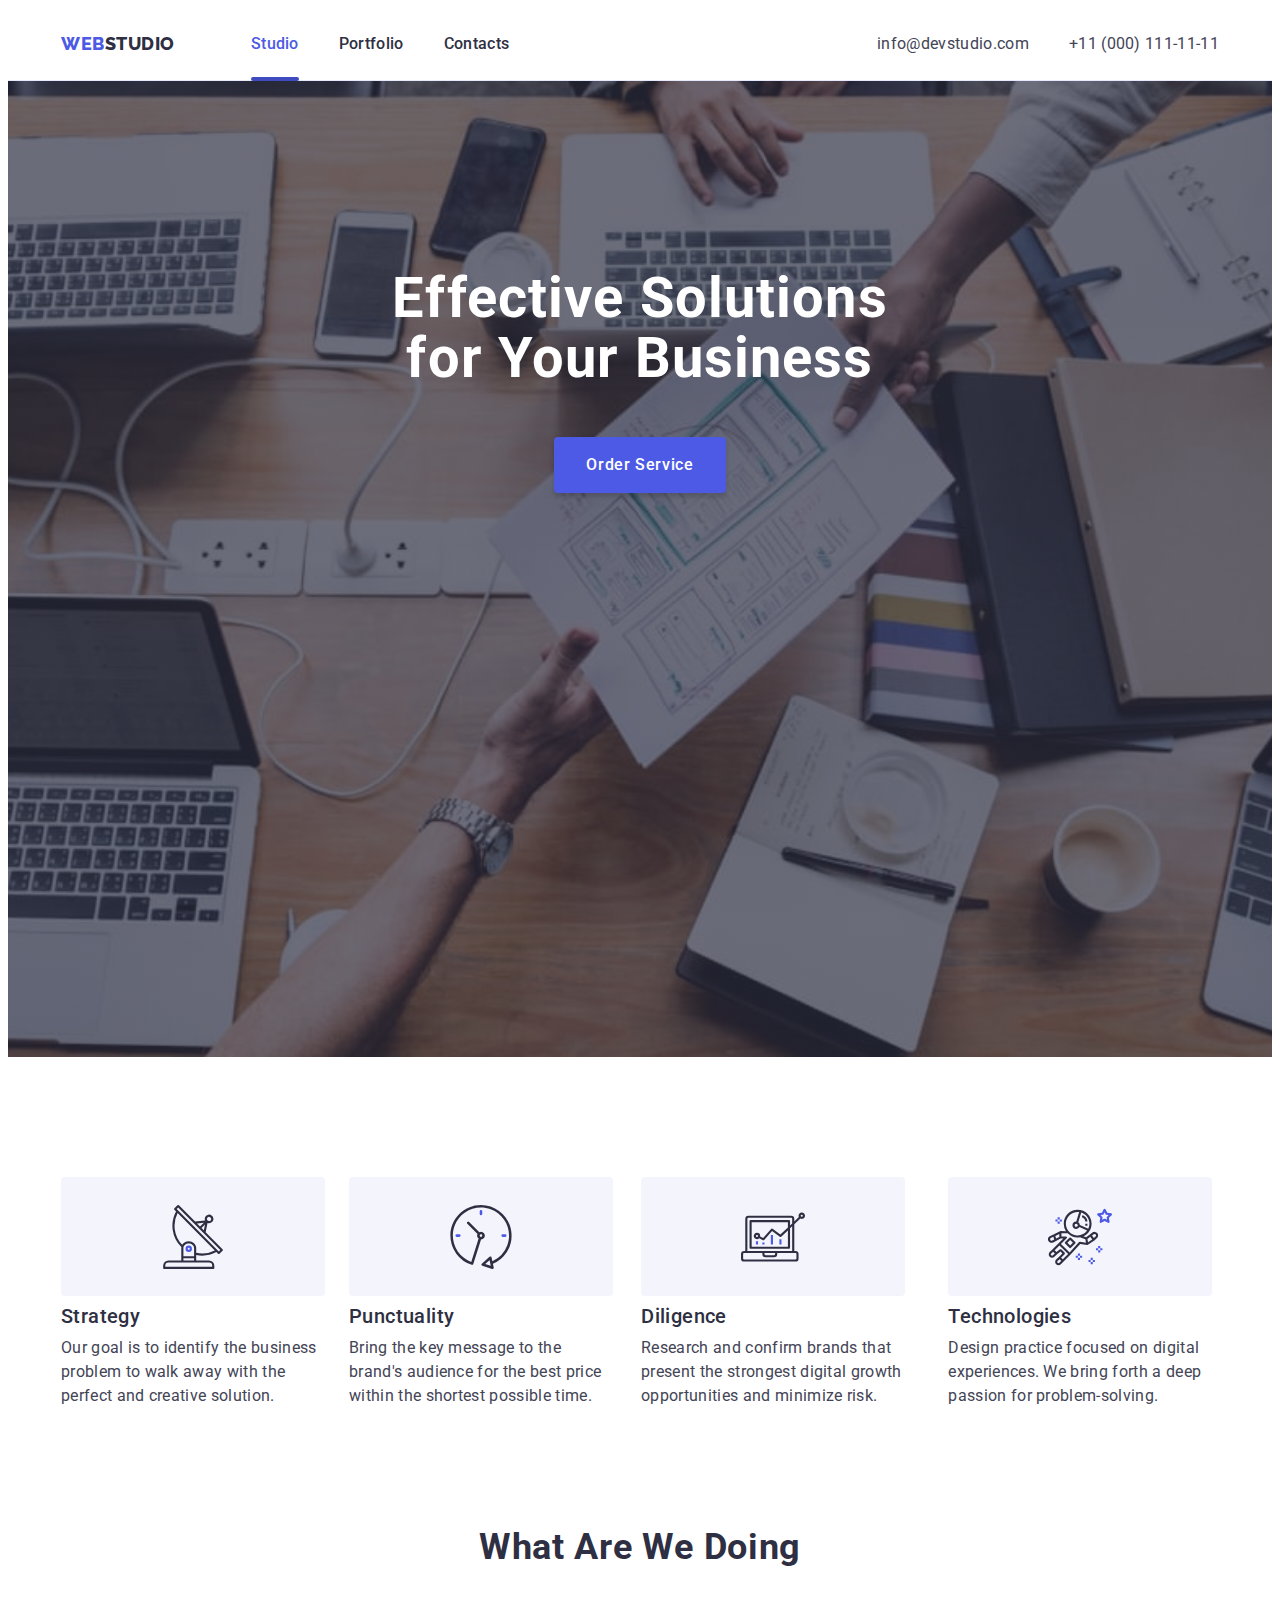
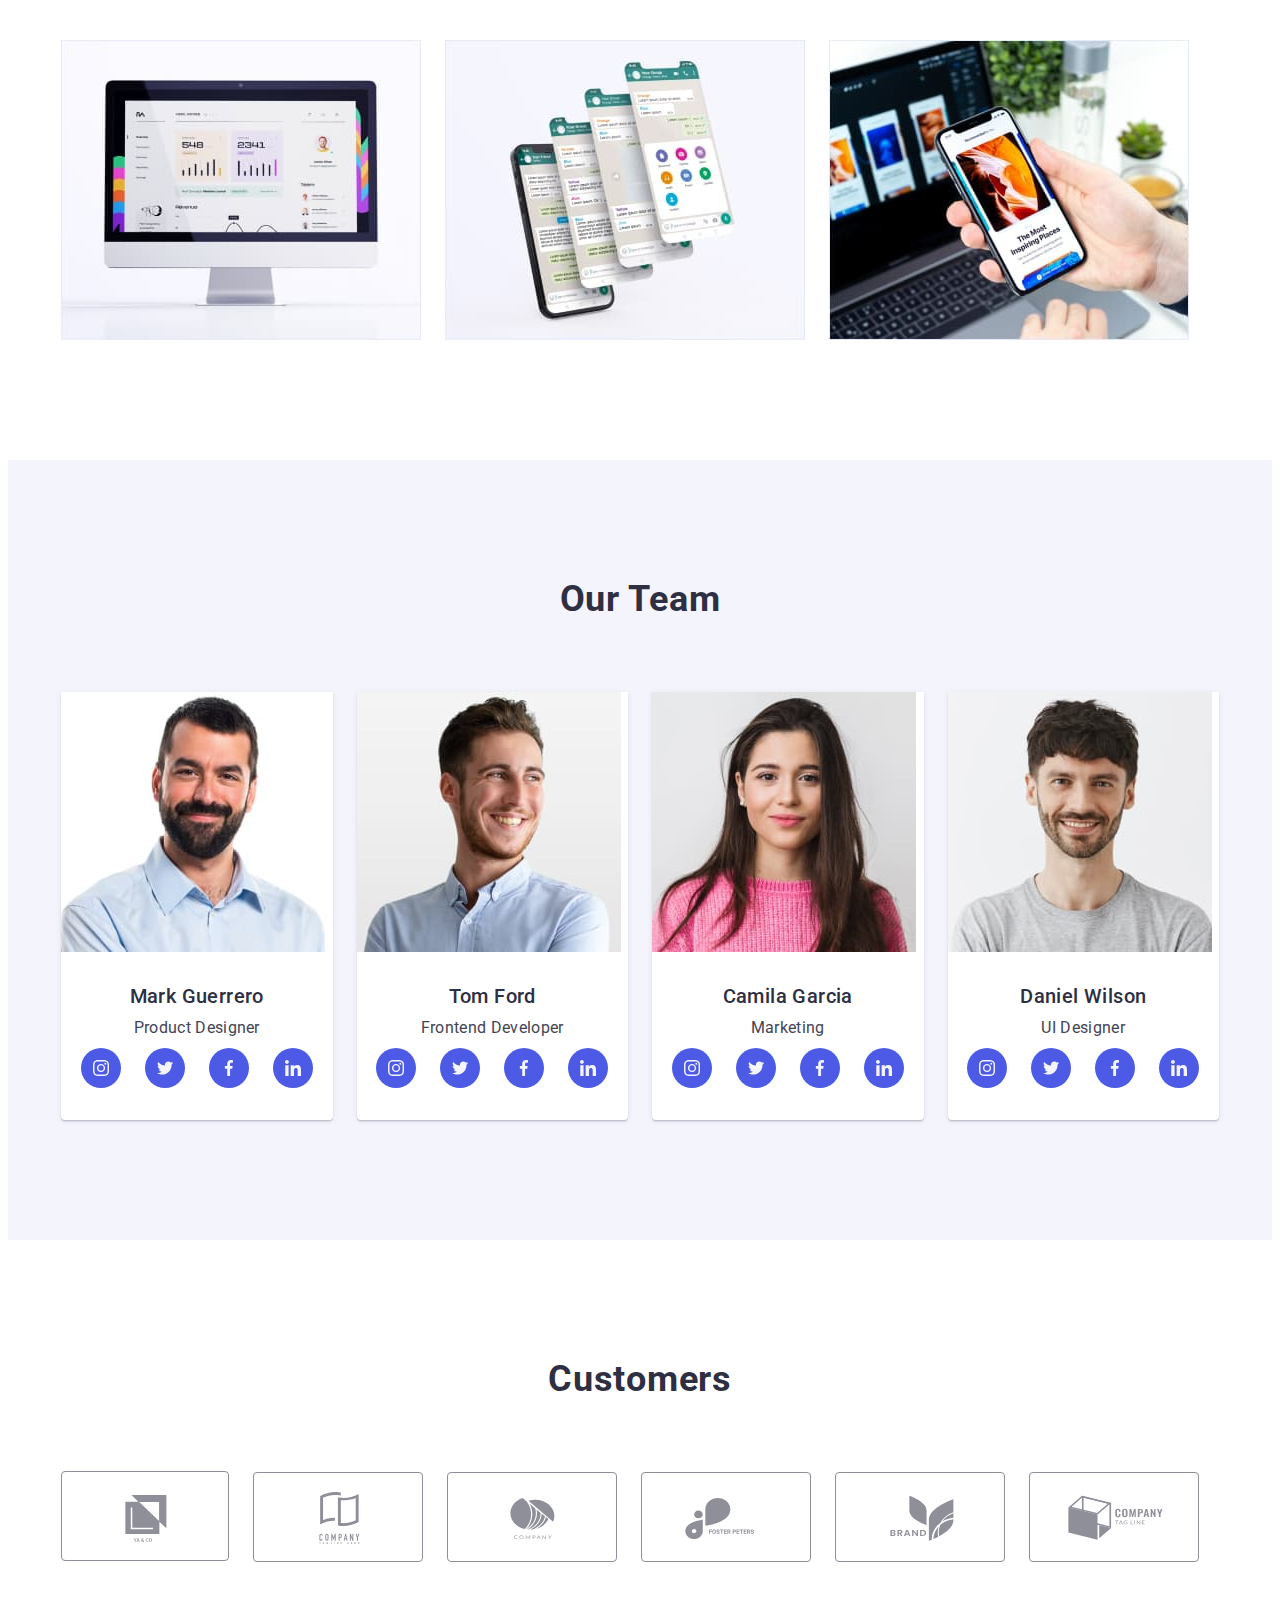
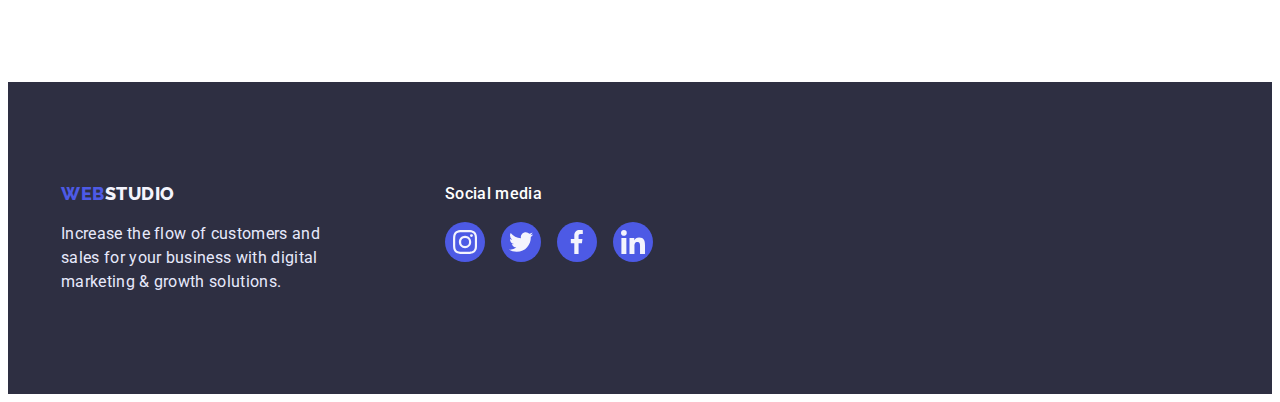
<file: index.html>
<!DOCTYPE html>
<html lang="en">
  <head>
    <meta charset="UTF-8" />
    <meta http-equiv="X-UA-Compatible" content="IE=edge" />
    <meta name="viewport" content="width=device-width, initial-scale=1.0" />
    <title>WebStudio</title>
    <link rel="preconnect" href="https://fonts.googleapis.com" />
    <link rel="preconnect" href="https://fonts.gstatic.com" crossorigin />
    <link
      href="https://fonts.googleapis.com/css2?family=Raleway:wght@800&family=Roboto:wght@400;500;700&display=swap"
      rel="stylesheet"
    />

    <link
      rel="stylesheet"
      href="https://cdnjs.cloudflare.com/ajax/libs/modern-normalize/1.1.0/modern-normalize.min.css"
      integrity="sha512-wpPYUAdjBVSE4KJnH1VR1HeZfpl1ub8YT/NKx4PuQ5NmX2tKuGu6U/JRp5y+Y8XG2tV+wKQpNHVUX03MfMFn9Q=="
      crossorigin="anonymous"
      referrerpolicy="no-referrer"
    />

    <link rel="stylesheet" href="./css/styles.css" />
  </head>
  <body>
    <header class="header">
      <div class="container header-container">
        <nav class="header-navigation">
          <a href="./index.html" class="header-logo link"
            ><span class="logo-web">Web</span>
            <span class="logo-studio">Studio</span></a
          >

          <ul class="header-list list">
            <li class="header-item">
              <a href="./index.html" class="header-link link current">Studio</a>
            </li>
            <li class="header-item">
              <a href="./portfolio.html" class="header-link link">Portfolio</a>
            </li>
            <li class="header-item">
              <a href="/" class="header-link link">Contacts</a>
            </li>
          </ul>
        </nav>

        <address class="header-address">
          <ul class="contact-list list">
            <li class="contact-item">
              <a href="mailto:info@devstudio.com" class="header-email link"
                >info@devstudio.com</a
              >
            </li>
            <li class="contact-item">
              <a href="tel:+110001111111" class="header-tel link"
                >+11 (000) 111-11-11</a
              >
            </li>
          </ul>
        </address>
      </div>
    </header>
    <main>
      <!--Hero section-->
      <section class="hero">
        <div class="container hero-container">
          <h1 class="hero-title">Effective Solutions for Your Business</h1>
          <button class="hero-btn" data-modal-open type="button">
            Order Service
          </button>
        </div>
      </section>
      <!--Main section-->
      <section class="main">
        <div class="container main-container">
          <h2 class="main-tittle visually-hidden">Advantages</h2>
          <ul class="main-list list">
            <li class="main-item">
              <div class="main-item-wrap">
                <svg class="policy-icons" width="64" height="64">
                  <use href="./images/icons.svg#icon-group"></use>
                </svg>
              </div>
              <h3 class="main-item-title">Strategy</h3>
              <p class="maint-item-subtitle">
                Our goal is to identify the business problem to walk away with
                the perfect and creative solution.
              </p>
            </li>
            <li>
              <div class="main-item-wrap">
                <svg class="policy-icons" width="64" height="64">
                  <use href="./images/icons.svg#icon-clock"></use>
                </svg>
              </div>
              <h3 class="main-item-title">Punctuality</h3>
              <p class="maint-item-subtitle">
                Bring the key message to the brand's audience for the best price
                within the shortest possible time.
              </p>
            </li>
            <li>
              <div class="main-item-wrap">
                <svg class="policy-icons" width="64" height="64">
                  <use href="./images/icons.svg#icon-diagram"></use>
                </svg>
              </div>
              <h3 class="main-item-title">Diligence</h3>
              <p class="maint-item-subtitle">
                Research and confirm brands that present the strongest digital
                growth opportunities and minimize risk.
              </p>
            </li>
            <li>
              <div class="main-item-wrap">
                <svg class="policy-icons" width="64" height="64">
                  <use href="./images/icons.svg#icon-astronaut"></use>
                </svg>
              </div>
              <h3 class="main-item-title">Technologies</h3>
              <p class="maint-item-subtitle">
                Design practice focused on digital experiences. We bring forth a
                deep passion for problem-solving.
              </p>
            </li>
          </ul>
        </div>
      </section>

      <!--About-->
      <section class="about">
        <div class="container about-container">
          <h2 class="about-title">What are we doing</h2>
          <ul class="about-list list">
            <li class="about-item">
              <img
                src="./images/about-img-1.jpg"
                width="360"
                height="300"
                alt="sites on pc
"
              />
            </li>
            <li class="about-item">
              <img
                src="./images/about-img-2.jpg"
                width="360"
                height="300"
                alt="mobile applications
"
              />
            </li>
            <li class="about-item">
              <img
                src="./images/about-img-3.jpg"
                width="360"
                height="300"
                alt="sites on mobile
"
              />
            </li>
          </ul>
        </div>
      </section>
      <!--Team-->
      <section class="team">
        <div class="container">
          <h2 class="team-title">Our Team</h2>
          <ul class="team-list list">
            <li class="team-item">
              <img
                src="./images/team-img-1.jpg"
                width="264"
                height="260"
                alt="Mark Guerrero"
              />
              <div class="team-designe">
                <h3 class="team-name">Mark Guerrero</h3>
                <p class="team-job">Product Designer</p>
                <ul class="team-soc-list list">
                  <li class="team-soc-item">
                    <a href="" class="team-soc-link link">
                      <svg class="team-soc-icon" width="16px" height="16px">
                        <use href="./images/icons.svg#icon-instagram"></use>
                      </svg>
                    </a>
                  </li>
                  <li class="team-soc-item">
                    <a href="" class="team-soc-link link">
                      <svg class="team-soc-icon" width="16px" height="16px">
                        <use href="./images/icons.svg#icon-twitter"></use>
                      </svg>
                    </a>
                  </li>
                  <li class="team-soc-item">
                    <a href="" class="team-soc-link link">
                      <svg class="team-soc-icon" width="16px" height="16px">
                        <use href="./images/icons.svg#icon-facebook"></use>
                      </svg>
                    </a>
                  </li>
                  <li class="team-soc-item">
                    <a href="" class="team-soc-link link">
                      <svg class="team-soc-icon" width="16px" height="16px">
                        <use href="./images/icons.svg#icon-linkedin"></use>
                      </svg>
                    </a>
                  </li>
                </ul>
              </div>
            </li>
            <li class="team-item">
              <img
                src="./images/team-img-2.jpg"
                width="264"
                height="260"
                alt="Tom Ford"
              />
              <div class="team-designe">
                <h3 class="team-name">Tom Ford</h3>
                <p class="team-job">Frontend Developer</p>
                <ul class="team-soc-list list">
                  <li class="team-soc-item">
                    <a href="" class="team-soc-link link">
                      <svg class="team-soc-icon" width="16px" height="16px">
                        <use href="./images/icons.svg#icon-instagram"></use>
                      </svg>
                    </a>
                  </li>
                  <li class="team-soc-item">
                    <a href="" class="team-soc-link link">
                      <svg class="team-soc-icon" width="16px" height="16px">
                        <use href="./images/icons.svg#icon-twitter"></use>
                      </svg>
                    </a>
                  </li>
                  <li class="team-soc-item">
                    <a href="" class="team-soc-link link">
                      <svg class="team-soc-icon" width="16px" height="16px">
                        <use href="./images/icons.svg#icon-facebook"></use>
                      </svg>
                    </a>
                  </li>
                  <li class="team-soc-item">
                    <a href="" class="team-soc-link link">
                      <svg class="team-soc-icon" width="16px" height="16px">
                        <use href="./images/icons.svg#icon-linkedin"></use>
                      </svg>
                    </a>
                  </li>
                </ul>
              </div>
            </li>
            <li class="team-item">
              <img
                src="./images/team-img-3.jpg"
                width="264"
                height="260"
                alt="Camila Garcia"
              />
              <div class="team-designe">
                <h3 class="team-name">Camila Garcia</h3>
                <p class="team-job">Marketing</p>
                <ul class="team-soc-list list">
                  <li class="team-soc-item">
                    <a href="" class="team-soc-link link">
                      <svg class="team-soc-icon" width="16px" height="16px">
                        <use href="./images/icons.svg#icon-instagram"></use>
                      </svg>
                    </a>
                  </li>
                  <li class="team-soc-item">
                    <a href="" class="team-soc-link link">
                      <svg class="team-soc-icon" width="16px" height="16px">
                        <use href="./images/icons.svg#icon-twitter"></use>
                      </svg>
                    </a>
                  </li>
                  <li class="team-soc-item">
                    <a href="" class="team-soc-link link">
                      <svg class="team-soc-icon" width="16px" height="16px">
                        <use href="./images/icons.svg#icon-facebook"></use>
                      </svg>
                    </a>
                  </li>
                  <li class="team-soc-item">
                    <a href="" class="team-soc-link link">
                      <svg class="team-soc-icon" width="16px" height="16px">
                        <use href="./images/icons.svg#icon-linkedin"></use>
                      </svg>
                    </a>
                  </li>
                </ul>
              </div>
            </li>
            <li class="team-item">
              <img
                src="./images/team-img-4.jpg"
                width="264"
                height="260"
                alt="Daniel Wilson"
              />
              <div class="team-designe">
                <h3 class="team-name">Daniel Wilson</h3>
                <p class="team-job">UI Designer</p>
                <ul class="team-soc-list list">
                  <li class="team-soc-item">
                    <a href="" class="team-soc-link link">
                      <svg class="team-soc-icon" width="16px" height="16px">
                        <use href="./images/icons.svg#icon-instagram"></use>
                      </svg>
                    </a>
                  </li>
                  <li class="team-soc-item">
                    <a href="" class="team-soc-link link">
                      <svg class="team-soc-icon" width="16px" height="16px">
                        <use href="./images/icons.svg#icon-twitter"></use>
                      </svg>
                    </a>
                  </li>
                  <li class="team-soc-item">
                    <a href="" class="team-soc-link link">
                      <svg class="team-soc-icon" width="16px" height="16px">
                        <use href="./images/icons.svg#icon-facebook"></use>
                      </svg>
                    </a>
                  </li>
                  <li class="team-soc-item">
                    <a href="" class="team-soc-link link">
                      <svg class="team-soc-icon" width="16px" height="16px">
                        <use href="./images/icons.svg#icon-linkedin"></use>
                      </svg>
                    </a>
                  </li>
                </ul>
              </div>
            </li>
          </ul>
        </div>
      </section>
    </main>
    <!--Customers-->
    <section class="customers">
      <div class="container customers-container">
        <h4 class="customers-title">Customers</h4>
        <ul class="customers-soc-list list">
          <li class="customers-item">
            <a href="" class="customers-link link">
              <svg class="customers-icon" width="104" height="56">
                <use href="./images/icons.svg#icon-ya-co"></use>
              </svg>
            </a>
          </li>

          <li class="customers-soc-item">
            <a href="" class="customers-link link">
              <svg class="customers-icon" width="104" height="56">
                <use href="./images/icons.svg#icon-company-tagline-here"></use>
              </svg>
            </a>
          </li>

          <li class="customers-soc-item">
            <a href="" class="customers-link link">
              <svg class="customers-icon" width="104" height="56">
                <use href="./images/icons.svg#icon-company"></use>
              </svg>
            </a>
          </li>

          <li class="customers-soc-item">
            <a href="" class="customers-link link">
              <svg class="customers-icon" width="104" height="56">
                <use href="./images/icons.svg#icon-foster-peters"></use>
              </svg>
            </a>
          </li>

          <li class="customers-soc-item">
            <a href="" class="customers-link link">
              <svg class="customers-icon" width="104" height="56">
                <use href="./images/icons.svg#icon-brand"></use>
              </svg>
            </a>
          </li>

          <li class="customers-soc-item">
            <a href="" class="customers-link link">
              <svg class="customers-icon" width="104" height="56">
                <use href="./images/icons.svg#icon-company-tag-line"></use>
              </svg>
            </a>
          </li>
        </ul>
      </div>
    </section>

    <!--Footer-->
    <footer class="footer">
      <div class="container footer-container">
        <div class="footer-logo-text">
          <a href="./index.html" class="footer-link link"
            ><span class="logo-web-footer">Web</span>
            <span class="logo-studio-footer">Studio</span></a
          >
          <p class="footer-subtitle">
            Increase the flow of customers and sales for your business with
            digital marketing & growth solutions.
          </p>
        </div>
        <div class="footer-wrap">
          <p class="footer-social">Social media</p>
          <ul class="footer-soc-list list">
            <li class="footer-soc-item">
              <a href="" class="footer-soc-link link">
                <svg class="team-soc-icon" width="24px" height="24px">
                  <use href="./images/icons.svg#icon-instagram"></use>
                </svg>
              </a>
            </li>
            <li class="footer-soc-item">
              <a href="" class="footer-soc-link link">
                <svg class="team-soc-icon" width="24px" height="24px">
                  <use href="./images/icons.svg#icon-twitter"></use>
                </svg>
              </a>
            </li>
            <li class="footer-soc-item">
              <a href="" class="footer-soc-link link">
                <svg class="team-soc-icon" width="24px" height="24px">
                  <use href="./images/icons.svg#icon-facebook"></use>
                </svg>
              </a>
            </li>
            <li class="footer-soc-item">
              <a href="" class="footer-soc-link link">
                <svg class="team-soc-icon" width="24px" height="24px">
                  <use href="./images/icons.svg#icon-linkedin"></use>
                </svg>
              </a>
            </li>
          </ul>
        </div>
      </div>
    </footer>
    <div class="backdrop is-hidden" data-modal>
      <div class="modal">
        <button type="button" class="modal-close" data-modal-close>
          <svg class="modal-close-icon" width="8" height="8">
            <use href="./images/modal-close.svg#icon-close-modal"></use>
          </svg>
        </button>
        <p class="modal-title">Leave your contacts and we will call you back</p>
        <form class="modal-form">
          <input type="text" class="modal-input" />
          <input type="text" class="modal-input" />
          <input type="text" class="modal-input" />
          <input type="text" class="modal-input" />
        </form>
      </div>
    </div>
    <script src="./js/modal.js"></script>
  </body>
</html>
</file>
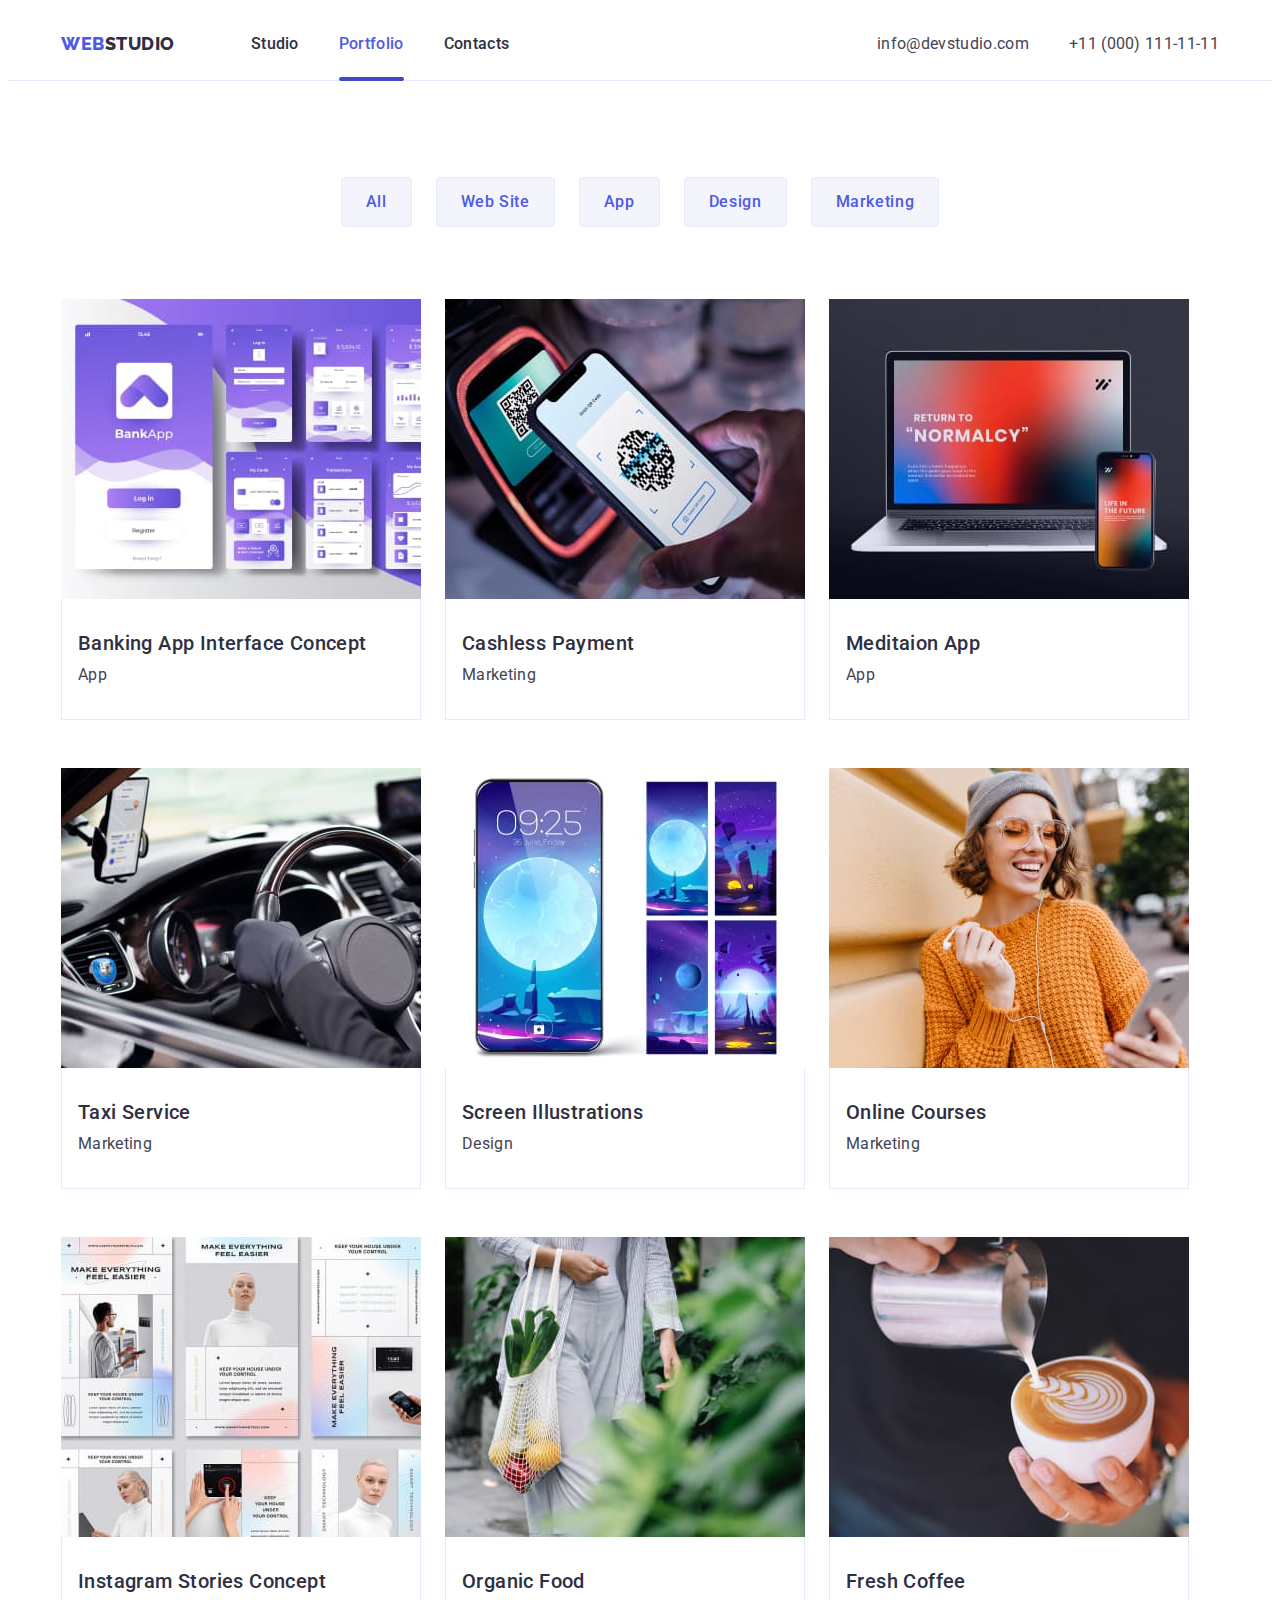
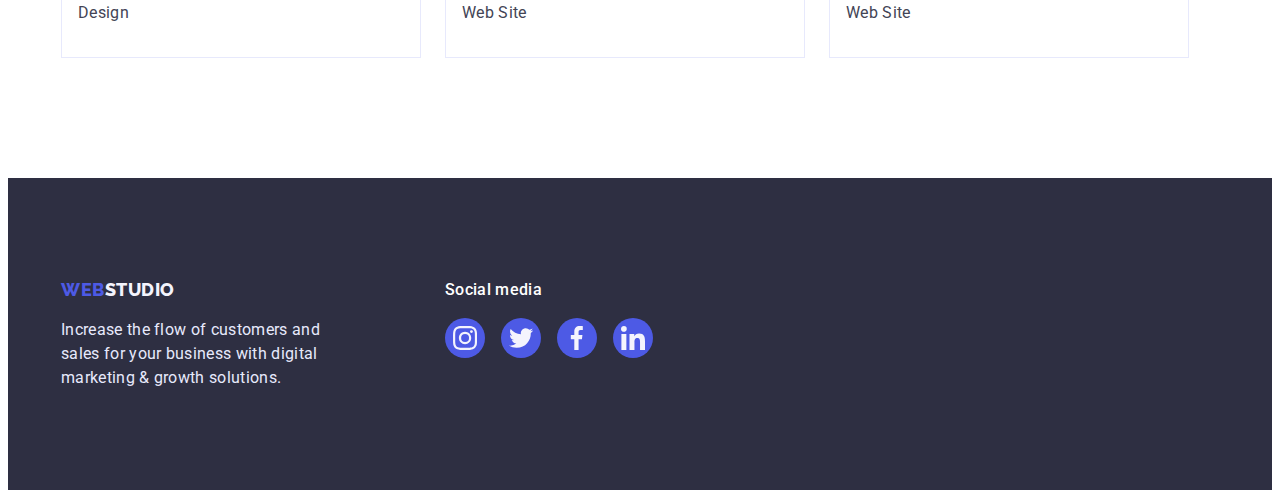
<file: portfolio.html>
<!DOCTYPE html>
<html lang="en">
  <head>
    <meta charset="UTF-8" />
    <meta http-equiv="X-UA-Compatible" content="IE=edge" />
    <meta name="viewport" content="width=device-width, initial-scale=1.0" />
    <title>WebStudio</title>
    <link rel="preconnect" href="https://fonts.googleapis.com" />
    <link rel="preconnect" href="https://fonts.gstatic.com" crossorigin />
    <link
      href="https://fonts.googleapis.com/css2?family=Raleway:wght@800&family=Roboto:wght@400;500;700&display=swap"
      rel="stylesheet"
    />

    <link
      rel="stylesheet"
      href="https://cdnjs.cloudflare.com/ajax/libs/modern-normalize/1.1.0/modern-normalize.min.css"
      integrity="sha512-wpPYUAdjBVSE4KJnH1VR1HeZfpl1ub8YT/NKx4PuQ5NmX2tKuGu6U/JRp5y+Y8XG2tV+wKQpNHVUX03MfMFn9Q=="
      crossorigin="anonymous"
      referrerpolicy="no-referrer"
    />

    <link rel="stylesheet" href="./css/styles.css" />
  </head>
  <body>
    <header class="header">
      <div class="container header-container">
        <nav class="header-navigation">
          <a href="./index.html" class="header-logo link"
            ><span class="logo-web">Web</span>
            <span class="logo-studio">Studio</span></a
          >

          <ul class="header-list list">
            <li class="header-item">
              <a href="./index.html" class="header-link link">Studio</a>
            </li>
            <li class="header-item">
              <a href="./portfolio.html" class="header-link link current"
                >Portfolio</a
              >
            </li>
            <li class="header-item">
              <a href="/" class="header-link link">Contacts</a>
            </li>
          </ul>
        </nav>
        <address class="header-address">
          <ul class="contact-list list">
            <li class="contact-item">
              <a href="mailto:info@devstudio.com" class="header-email link"
                >info@devstudio.com</a
              >
            </li>
            <li class="ccontact-item">
              <a href="tel:+110001111111" class="header-tel link"
                >+11 (000) 111-11-11</a
              >
            </li>
          </ul>
        </address>
      </div>
    </header>
    <main>
      <!--Hero section-->
      <section class="hero-portfolio">
        <div class="container hero-portfolio-container">
          <h1 class="hero-title-portfolio visually-hidden">
            hero-title-portfolio
          </h1>
          <ul class="hero-portfolio-list list">
            <li class="hero-portfolio-list-item">
              <button type="button" class="hero-btn-portfolio">All</button>
            </li>
            <li class="hero-portfolio-list-item">
              <button type="button" class="hero-btn-portfolio">Web Site</button>
            </li>
            <li class="hero-portfolio-list-item">
              <button type="button" class="hero-btn-portfolio">App</button>
            </li>
            <li class="hero-portfolio-list-item">
              <button type="button" class="hero-btn-portfolio">Design</button>
            </li>
            <li class="hero-portfolio-list-item">
              <button type="button" class="hero-btn-portfolio">
                Marketing
              </button>
            </li>
          </ul>

          <ul class="hero-list-portfolio list">
            <li class="hero-item-portfolio">
              <a class="portfolio-link link" href="">
                <div class="portfolio-image-text">
                  <img
                    src="./images/img-portfolio-1.jpg"
                    width="360"
                    height="300"
                    alt="img-portfolio-1"
                  />
                  <p class="portfolio-overlay">
                    14 Stylish and User-Friendly App Design Concepts · Task
                    Manager App · Calorie Tracker App · Exotic Fruit Ecommerce
                    App · Cloud Storage App
                  </p>
                </div>
                <div class="hero-portfolio-text">
                  <h2 class="hero-item-title-portfolio">
                    Banking App Interface Concept
                  </h2>
                  <p class="hero-item-subtitle-portfolio">App</p>
                </div>
              </a>
            </li>
            <li class="hero-item-portfolio">
              <a class="portfolio-link link" href="">
                <div class="portfolio-image-text">
                  <img
                    src="./images/img-portfolio-2.jpg"
                    width="360"
                    height="300"
                    alt="img-portfolio-2"
                  />
                  <p class="portfolio-overlay">
                    14 Stylish and User-Friendly App Design Concepts · Task
                    Manager App · Calorie Tracker App · Exotic Fruit Ecommerce
                    App · Cloud Storage App
                  </p>
                </div>
                <div class="hero-portfolio-text">
                  <h2 class="hero-item-title-portfolio">Cashless Payment</h2>
                  <p class="hero-item-subtitle-portfolio">Marketing</p>
                </div>
              </a>
            </li>
            <li class="hero-item-portfolio">
              <a class="portfolio-link link" href="">
                <div class="portfolio-image-text">
                  <img
                    src="./images/img-portfolio-3.jpg"
                    width="360"
                    height="300"
                    alt="img-portfolio-3"
                  />
                  <p class="portfolio-overlay">
                    14 Stylish and User-Friendly App Design Concepts · Task
                    Manager App · Calorie Tracker App · Exotic Fruit Ecommerce
                    App · Cloud Storage App
                  </p>
                </div>
                <div class="hero-portfolio-text">
                  <h2 class="hero-item-title-portfolio">Meditaion App</h2>
                  <p class="hero-item-subtitle-portfolio">App</p>
                </div>
              </a>
            </li>
            <li class="hero-item-portfolio">
              <a class="portfolio-link link" href="">
                <div class="portfolio-image-text">
                  <img
                    src="./images/img-portfolio-4.jpg"
                    width="360"
                    height="300"
                    alt="img-portfolio-4"
                  />
                  <p class="portfolio-overlay">
                    14 Stylish and User-Friendly App Design Concepts · Task
                    Manager App · Calorie Tracker App · Exotic Fruit Ecommerce
                    App · Cloud Storage App
                  </p>
                </div>
                <div class="hero-portfolio-text">
                  <h2 class="hero-item-title-portfolio">Taxi Service</h2>
                  <p class="hero-item-subtitle-portfolio">Marketing</p>
                </div>
              </a>
            </li>
            <li class="hero-item-portfolio">
              <a class="portfolio-link link" href="">
                <div class="portfolio-image-text">
                  <img
                    src="./images/img-portfolio-5.jpg"
                    width="360"
                    height="300"
                    alt="img-portfolio-5"
                  />
                  <p class="portfolio-overlay">
                    14 Stylish and User-Friendly App Design Concepts · Task
                    Manager App · Calorie Tracker App · Exotic Fruit Ecommerce
                    App · Cloud Storage App
                  </p>
                </div>
                <div class="hero-portfolio-text">
                  <h2 class="hero-item-title-portfolio">
                    Screen Illustrations
                  </h2>
                  <p class="hero-item-subtitle-portfolio">Design</p>
                </div>
              </a>
            </li>
            <li class="hero-item-portfolio">
              <a class="portfolio-link link" href="">
                <div class="portfolio-image-text">
                  <img
                    src="./images/img-portfolio-6.jpg"
                    width="360"
                    height="300"
                    alt="img-portfolio-6"
                  />
                  <p class="portfolio-overlay">
                    14 Stylish and User-Friendly App Design Concepts · Task
                    Manager App · Calorie Tracker App · Exotic Fruit Ecommerce
                    App · Cloud Storage App
                  </p>
                </div>
                <div class="hero-portfolio-text">
                  <h2 class="hero-item-title-portfolio">Online Courses</h2>
                  <p class="hero-item-subtitle-portfolio">Marketing</p>
                </div>
              </a>
            </li>
            <li class="hero-item-portfolio">
              <a class="portfolio-link link" href="">
                <div class="portfolio-image-text">
                  <img
                    src="./images/img-portfolio-7.jpg"
                    width="360"
                    height="300"
                    alt="img-portfolio-7"
                  />
                  <p class="portfolio-overlay">
                    14 Stylish and User-Friendly App Design Concepts · Task
                    Manager App · Calorie Tracker App · Exotic Fruit Ecommerce
                    App · Cloud Storage App
                  </p>
                </div>
                <div class="hero-portfolio-text">
                  <h2 class="hero-item-title-portfolio">
                    Instagram Stories Concept
                  </h2>
                  <p class="hero-item-subtitle-portfolio">Design</p>
                </div>
              </a>
            </li>
            <li class="hero-item-portfolio">
              <a class="portfolio-link link" href="">
                <div class="portfolio-image-text">
                  <img
                    src="./images/img-portfolio-8.jpg"
                    width="360"
                    height="300"
                    alt="img-portfolio-8"
                  />
                  <p class="portfolio-overlay">
                    14 Stylish and User-Friendly App Design Concepts · Task
                    Manager App · Calorie Tracker App · Exotic Fruit Ecommerce
                    App · Cloud Storage App
                  </p>
                </div>
                <div class="hero-portfolio-text">
                  <h2 class="hero-item-title-portfolio">Organic Food</h2>
                  <p class="hero-item-subtitle-portfolio">Web Site</p>
                </div>
              </a>
            </li>
            <li class="hero-item-portfolio">
              <a class="portfolio-link link" href="">
                <div class="portfolio-image-text">
                  <img
                    src="./images/img-portfolio-9.jpg"
                    width="360"
                    height="300"
                    alt="img-portfolio-9"
                  />
                  <p class="portfolio-overlay">
                    14 Stylish and User-Friendly App Design Concepts · Task
                    Manager App · Calorie Tracker App · Exotic Fruit Ecommerce
                    App · Cloud Storage App
                  </p>
                </div>
                <div class="hero-portfolio-text">
                  <h2 class="hero-item-title-portfolio">Fresh Coffee</h2>
                  <p class="hero-item-subtitle-portfolio">Web Site</p>
                </div>
              </a>
            </li>
          </ul>
        </div>
      </section>
    </main>

    <!--Footer-->
    <footer class="footer">
      <div class="container footer-container">
        <div class="footer-logo-text">
          <a href="./index.html" class="footer-link link"
            ><span class="logo-web-footer">Web</span>
            <span class="logo-studio-footer">Studio</span></a
          >
          <p class="footer-subtitle">
            Increase the flow of customers and sales for your business with
            digital marketing & growth solutions.
          </p>
        </div>
        <div class="footer-wrap">
          <p class="footer-social">Social media</p>
          <ul class="footer-soc-list list">
            <li class="footer-soc-item">
              <a href="" class="footer-soc-link link">
                <svg class="team-soc-icon" width="24px" height="24px">
                  <use href="./images/icons.svg#icon-instagram"></use>
                </svg>
              </a>
            </li>
            <li class="footer-soc-item">
              <a href="" class="footer-soc-link link">
                <svg class="team-soc-icon" width="24px" height="24px">
                  <use href="./images/icons.svg#icon-twitter"></use>
                </svg>
              </a>
            </li>
            <li class="footer-soc-item">
              <a href="" class="footer-soc-link link">
                <svg class="team-soc-icon" width="24px" height="24px">
                  <use href="./images/icons.svg#icon-facebook"></use>
                </svg>
              </a>
            </li>
            <li class="footer-soc-item">
              <a href="" class="footer-soc-link link">
                <svg class="team-soc-icon" width="24px" height="24px">
                  <use href="./images/icons.svg#icon-linkedin"></use>
                </svg>
              </a>
            </li>
          </ul>
        </div>
      </div>
    </footer>
  </body>
</html>
</file>
<file: css/styles.css>
:root {
  --main-title-color: #2e2f42;
  --secondary-title-color: #ffffff;
  --accent-color: #e7e9fc;
  --logo-colour-first: #4d5ae5;
  --logo-colour-second: #2e2f42;
  --bg-gradient: linear-gradient(rgba(46, 47, 66, 0.7), rgba(46, 47, 66, 0.7));
}

h1,
h2,
h3,
h4,
h5,
h6,
p {
  margin: 0;
}

ul {
  list-style: none;
  margin: 0;
  padding: 0;
}

.container {
  max-width: 1158px;
  padding: 0 15px;
  margin: 0 auto;
}

body {
  font-family: "Roboto", sans-serif;
  color: #434455;
  background-color: #ffffff;
  font-size: 16px;
  letter-spacing: 0.02em;
}

.no-scroll {
  overflow: hidden;
}

img {
  display: block;
  max-width: 100%;
  height: auto;
}

button {
  display: block;
  cursor: pointer;
  border: none;
  border-radius: 4px;
}

address {
  font-style: normal;
}

.section {
  padding-top: 120px;
  padding-bottom: 120px;
}

.list {
  list-style: none;
}
.link {
  text-decoration: none;
}
.visually-hidden {
  position: absolute;
  width: 1px;
  height: 1px;
  margin: -1px;
  border: 0;
  padding: 0;
  white-space: nowrap;
  clip-path: inset(100%);
  clip: rect(0 0 0 0);
  overflow: hidden;
}
/* Header Main/Portfolio */
.header {
  border-bottom: 1px solid;
  color: #e7e9fc;
}

.header-container {
  display: flex;
  align-items: center;
}

.header-link:hover,
.header-link:focus {
  color: #404bbf;
}
.header-tel:hover,
.header-tel:focus {
  color: #404bbf;
}

.header-email:hover,
.header-email:focus {
  color: #404bbf;
}

.header-navigation {
  display: flex;
  align-items: center;
}
.header-logo {
  font-family: "Raleway", sans-serif;
  font-style: normal;
  font-weight: 800;
  font-size: 18px;
  line-height: 1.33;
  display: flex;
  align-items: center;
  letter-spacing: 0.03em;
  text-transform: uppercase;
}
.logo-web {
  color: var(--logo-colour-first);
}
.logo-studio {
  color: var(--logo-colour-second);
}

.header-list {
  display: flex;
  margin-left: 76px;
}
.header-item:not(:last-child) {
  margin-right: 40px;
}

.header-link {
  font-weight: 500;
  font-size: 16px;
  line-height: 1.5;
  letter-spacing: 0.02em;
  color: var(--main-title-color);
  display: block;
  padding: 24px 0;
  transition: color 250ms cubic-bezier(0.4, 0, 0.2, 1);
}

.current {
  position: relative;
  color: var(--logo-colour-first);
}

.current::after {
  content: "";
  position: absolute;
  left: 0;
  bottom: -1px;
  width: 100%;
  height: 4px;
  border-radius: 2px;
  background-color: #404bbf;
}

.header-address {
  display: flex;
  margin-left: auto;
}

.contact-item:not(:last-child) {
  display: flex;
  margin-left: auto;
}

.contact-list {
  display: flex;
  gap: 40px;
}

.header-email {
  font-style: normal;
  font-weight: 400;
  font-size: 16px;
  line-height: 1.5;
  letter-spacing: 0.02em;
  color: #434455;
  transition: color 250ms cubic-bezier(0.4, 0, 0.2, 1);
}

.header-tel {
  font-style: normal;
  font-weight: 400;
  font-size: 16px;
  line-height: 1.5;
  letter-spacing: 0.02em;
  color: #434455;
  transition: color 250ms cubic-bezier(0.4, 0, 0.2, 1);
}
/* Hero main*/
.hero {
  background-color: var(--main-title-color);
  background-image: var(--bg-gradient), url(../images/background-img.jpg);
  background-repeat: no-repeat;
  background-position: center;
  background-size: cover;
  padding-top: 188px;
  padding-bottom: 188px;
  text-align: center;
  max-width: 1440px;
  height: 600px;
  margin: 0 auto;
}

.hero-container {
  max-width: 1440px;
}

.hero-link:hover,
.hero-link:focus {
  color: var(--accent-color);
}

.hero-title {
  font-weight: 700;
  font-size: 56px;
  line-height: 1.07;
  text-align: center;
  letter-spacing: 0.02em;
  color: var(--secondary-title-color);
  margin-bottom: 48px;
  width: 496px;
  margin-left: auto;
  margin-right: auto;
}

.hero-btn {
  font-family: "Roboto";
  font-style: normal;
  font-weight: 500;
  font-size: 16px;
  line-height: 1.5;
  display: flex;
  align-items: center;
  letter-spacing: 0.04em;
  color: var(--secondary-title-color);
  cursor: pointer;
  background-color: #4d5ae5;
  box-shadow: 0px 4px 4px rgba(0, 0, 0, 0.15);
  border-radius: 4px;
  padding: 16px 32px;
  display: block;
  margin: 0 auto;
  border: none;
  transition: background-color 250ms cubic-bezier(0.4, 0, 0.2, 1);
}
.hero-btn:hover,
.hero-btn:focus {
  background-color: #404bbf;
  box-shadow: 0px 4px 4px rgba(0, 0, 0, 0.15);
  border-radius: 4px;
  transition: background-color 250ms cubic-bezier(0.4, 0, 0.2, 1);
}
/* Hero Portfolio */

/* Main */

.main {
  padding: 120px 0;
}
.main-container {
  box-sizing: content-box;
}
.main-tittle {
}
.main-list {
  display: flex;
  column-gap: 24px;
  align-items: center;
  justify-content: center;
}
.main-item {
  color: var(--main-title-color);
  font-weight: 500;
  font-size: 20px;
  line-height: 1.2;
}

.main-item-wrap {
  width: 264px;
  height: 119px;
  background-color: #f4f4fd;
  border-radius: 4px;
  display: flex;
  align-content: center;
  align-items: center;
  justify-content: center;
  margin-bottom: 8px;
}

.main-item-title {
  font-weight: 500;
  font-size: 20px;
  line-height: 1.2;
  letter-spacing: 0.02em;
  color: var(--main-title-color);
  margin-bottom: 8px;
}
.maint-item-subtitle {
  font-family: "Roboto";
  font-style: normal;
  font-weight: 400;
  line-height: 24px;
  font-size: 16px;
  line-height: 1.5;
  letter-spacing: 0.02em;
  color: #434455;
}

.policy-icons {
  width: 64px;
  height: 64px;
  justify-content: center;
  align-items: center;
}

/* Main Portfolio */
/* About */
.about {
  padding-bottom: 120px;
}
.about-title {
  font-weight: 700;
  font-size: 36px;
  line-height: 1.11;
  text-align: center;
  letter-spacing: 0.02em;
  text-transform: capitalize;
  color: var(--main-title-color);
  margin-bottom: 72px;
}
.about-list {
  display: flex;
  flex-wrap: wrap;
  gap: 24px;
}
.list {
}
.about-item {
}
/* Team */
.team {
  background-color: #f4f4fd;
  padding-top: 120px;
  padding-bottom: 120px;
}
.team-title {
  font-weight: 700;
  font-size: 36px;
  line-height: 1.11;
  text-align: center;
  letter-spacing: 0.02em;
  text-transform: capitalize;
  color: var(--main-title-color);
  margin-bottom: 72px;
}
.team-list {
  display: flex;
  gap: 24px;
}
.team-item {
  width: calc((100% - 72px) / 4);

  box-shadow: 0px 1px 6px rgba(46, 47, 66, 0.08),
    0px 1px 1px rgba(46, 47, 66, 0.16), 0px 2px 1px rgba(46, 47, 66, 0.08);
  border-radius: 0px 0px 4px 4px;
  background-color: #ffffff;
}

.team-container {
  display: flex;
  flex-direction: column;
  justify-content: center;
  align-items: center;
  padding: 0px;
  gap: 8px;
}
.team-name {
  font-weight: 500;
  font-size: 20px;
  line-height: 1.2;
  text-align: center;
  letter-spacing: 0.02em;
  color: var(--main-title-color);
  margin-bottom: 8px;
}
.team-job {
  font-weight: 400;
  font-size: 16px;
  line-height: 1.5;
  text-align: center;
  letter-spacing: 0.02em;
  color: #434455;
  margin-bottom: 8px;
}

.team-designe {
  padding: 32px 16px;
}

.team-soc-list {
  display: flex;
  justify-content: center;
  gap: 24px;
}
.team-soc-item {
  width: 40px;
  height: 40px;
}
.team-soc-link {
  width: 100%;
  height: 100%;
  border-radius: 50%;
  background-color: #4d5ae5;
  display: flex;
  align-items: center;
  justify-content: center;
  transition: background-color 250ms cubic-bezier(0.4, 0, 0.2, 1);
}

.team-soc-link:hover,
.team-soc-link:focus {
  background-color: #404bbf;
  transition: background-color 250ms cubic-bezier(0.4, 0, 0.2, 1);
}

.team-soc-icon {
  fill: #f4f4fd;
}

/* Customers */

.customers {
  padding: 120px 0;
}

.customers-container {
}
.customers-title {
  font-weight: 700;
  font-size: 36px;
  line-height: 1.11;
  text-align: center;
  letter-spacing: 0.02em;
  text-transform: capitalize;
  color: var(--main-title-color);
  margin-bottom: 72px;
}
.customers-soc-list {
  display: flex;
  gap: 24px;
}

.customers-item-wrap {
}

.customers-item {
  width: 168px;
  height: 88px;
  display: flex;
  align-content: center;
  align-items: center;
  justify-content: center;
}

.customers-link {
  width: 168px;
  height: 88px;
  border: 1px solid currentColor;
  border-radius: 4px;
  display: flex;
  align-items: center;
  justify-content: center;
  color: #8e8f99;
  transition: color 250ms cubic-bezier(0.4, 0, 0.2, 1);
}

.customers-link:hover,
.customers-link:focus {
  color: #4d5ae5;
  transition: color 250ms cubic-bezier(0.4, 0, 0.2, 1);
}
.customers-icon {
  display: flex;
  fill: currentColor;
}

/* Footer */
.footer-container {
  display: flex;
}
.footer {
  background-color: #2e2f42;
  padding-bottom: 100px;
  padding-top: 100px;
  margin-right: auto;
  margin-left: auto;
}
.footer-logo-text {
  margin-right: 120px;
}

.footer-link {
  font-family: "Raleway" sans-serif;
  font-style: normal;
  font-weight: 800;
  font-size: 18px;
  line-height: 1.16;
  display: flex;
  align-items: center;
  letter-spacing: 0.03em;
  text-transform: uppercase;
  color: #f4f4fd;
}
.footer-subtitle {
  font-weight: 400;
  font-size: 16px;
  line-height: 1.5;
  letter-spacing: 0.02em;
  color: #e7e9fc;
  width: 264px;
  margin-top: 16px;
}

.logo-web-footer {
  font-family: "Raleway", sans-serif;
  font-style: normal;
  font-weight: 800;
  font-size: 18px;
  line-height: 1.33;
  display: flex;
  align-items: center;
  letter-spacing: 0.03em;
  text-transform: uppercase;
  color: #4d5ae5;
}
.logo-studio-footer {
  font-family: "Raleway", sans-serif;
  font-style: normal;
  font-weight: 800;
  font-size: 18px;
  line-height: 1.33;
  display: flex;
  align-items: center;
  letter-spacing: 0.03em;
  text-transform: uppercase;
  color: #f4f4fd;
}

.footer-wrap {
}

.footer-soc-list {
  display: flex;
  justify-content: center;
  gap: 16px;
}

.footer-soc-item {
  width: 40px;
  height: 40px;
}

.footer-soc-link {
  width: 40px;
  height: 40px;
  border-radius: 50%;
  background-color: #4d5ae5;
  display: flex;
  align-items: center;
  justify-content: center;
  transition: background-color 250ms cubic-bezier(0.4, 0, 0.2, 1);
}

.footer-soc-link:hover,
.footer-soc-link:focus {
  background-color: #31d0aa;
  transition: background-color 250ms cubic-bezier(0.4, 0, 0.2, 1);
}

.team-soc-icon {
  fill: #f4f4fd;
}

.footer-social {
  font-family: "Roboto";
  font-style: normal;
  font-weight: 500;
  font-size: 16px;
  line-height: 1.5;
  letter-spacing: 0.02em;
  color: #ffffff;
  margin-bottom: 16px;
}

/* Hero Portfolio */
.hero-portfolio {
  padding-bottom: 120px;
  padding-top: 96px;
}

.hero-portfolio-container {
}

.hero-portfolio-list {
  display: flex;
  flex-wrap: wrap;
  gap: 48px 24px;
  justify-content: center;
}
.hero-portfolio-list-item {
  display: flex;
  justify-content: center;
  gap: 24px;
}
.hero-btn-portfolio {
  font-family: "Roboto";
  font-style: normal;
  font-weight: 500;
  font-size: 16px;
  line-height: 1.5;
  display: flex;
  align-items: center;
  letter-spacing: 0.04em;
  color: #4d5ae5;
  cursor: pointer;
  background-color: #f4f4fd;
  border: 1px solid;
  align-items: center;
  text-align: center;
  padding: 12px 24px;
  border-radius: 4px;
  border-color: #e7e9fc;
  transition: background-color 250ms cubic-bezier(0.4, 0, 0.2, 1);
}

.hero-btn-portfolio:hover,
.hero-btn-portfolio:focus {
  color: #f4f4fd;
  background-color: #4d5ae5;
  box-shadow: 0px 3px 1px rgba(0, 0, 0, 0.1), 0px 2px 1px rgba(0, 0, 0, 0.08),
    0px 2px 2px rgba(0, 0, 0, 0.12);
  border-radius: 4px;
  border-color: #4d5ae5;
  transition: background-color 250ms cubic-bezier(0.4, 0, 0.2, 1),
    box-shadow 250ms cubic-bezier(0.4, 0, 0.2, 1);
}

.hero-list-portfolio {
  display: flex;
  flex-wrap: wrap;
  gap: 48px 24px;
  margin-top: 72px;
}
.hero-item-portfolio {
}

.portfolio-link {
  display: block;
}

.portfolio-link:hover,
.portfolio-link:focus {
  box-shadow: 0px 1px 6px rgba(46, 47, 66, 0.08),
    0px 1px 1px rgba(46, 47, 66, 0.16), 0px 2px 1px rgba(46, 47, 66, 0.08);
}

.hero-item-title-portfolio {
  font-weight: 500;
  font-size: 20px;
  line-height: 1.2;
  letter-spacing: 0.02em;
  color: #2e2f42;
  margin-bottom: 8px;
}
.hero-item-subtitle-portfolio {
  font-weight: 400;
  font-size: 16px;
  line-height: 1.5;
  letter-spacing: 0.02em;
  color: #434455;
}
.hero-portfolio-text {
  border: 1px solid #e7e9fc;
  border-top: 0;
  padding: 32px 16px;
}

.portfolio-link:hover .portfolio-overlay {
  display: block;
  transform: translate(0);
  transition: transform 250ms cubic-bezier(0.4, 0, 0.2, 1);
}

.portfolio-link:focus .portfolio-overlay {
  display: block;
  transform: translate(0);
}

.portfolio-overlay {
  position: absolute;
  top: 0;
  font-weight: 400;
  font-size: 16px;
  line-height: 24px;
  letter-spacing: 0.02em;
  color: #f4f4fd;
  background-color: #4d5ae5;
  padding: 40px;
  height: 100%;
  transform: translateY(100%);
  transition: transform 250ms cubic-bezier(0.4, 0, 0.2, 1),
    box-shadow 250ms cubic-bezier(0.4, 0, 0.2, 1);
}

.portfolio-image-text {
  position: relative;
  overflow: hidden;
}

/* Modal */

.backdrop {
  position: fixed;
  top: 0;
  width: 100%;
  height: 100%;
  background-color: rgba(46, 47, 66, 0.4);
  transition: opacity 250ms linear, visibility 250ms linear;
}

.modal {
  width: 408px;
  min-height: 576px;
  background-color: #fcfcfc;
  box-shadow: 0px 1px 1px rgba(0, 0, 0, 0.14), 0px 1px 3px rgba(0, 0, 0, 0.12),
    0px 2px 1px rgba(0, 0, 0, 0.2);
  border-radius: 4px;
  position: absolute;
  top: 50%;
  left: 50%;
  transform: translate(-50%, -50%) scale(1);
  padding-top: 24px;
  padding-right: 30px;
  transition: transform 250ms cubic-bezier(0.4, 0, 0.2, 1);
}

.modal-close {
  width: 24px;
  height: 24px;
  background-color: #e7e9fc;
  border: 1px solid rgba(0, 0, 0, 0.1);
  border-radius: 50%;
  display: block;
  margin-left: auto;
  display: flex;
  align-items: center;
  justify-content: center;
  transition: background-color 250ms cubic-bezier(0.4, 0, 0.2, 1);
}

.modal-close:hover,
.modal-close:focus {
  background-color: var(--logo-colour-first);
  fill: var(--accent-color);
}

.modal-close-icon:hover,
.modal-close-icon:focus {
  fill: var(--accent-color);
}

.is-hidden {
  opacity: 0;
  visibility: hidden;
  pointer-events: 0;
}

.backdrop.is-hidden .modal {
  transform: translate(-50%, -50%) scale(0);
}
.modal-title {
  font-weight: 500;
  font-size: 16px;
  line-height: 24px;
  text-align: center;
  letter-spacing: 0.02em;
  color: #2e2f42;
  margin-top: 24px;
  margin-bottom: 16px;
}

.modal-form {
}

.modal-input {
  width: 100%;
  height: 40px;
  border: 1px solid rgba(33, 33, 33, 0.2);
  border-radius: 4px;
  outline: transparent;
  margin-bottom: 25px;
}

.modal-input:focus {
  border: 1px solid #4d5ae5;
  border-radius: 4px;
}
</file>
